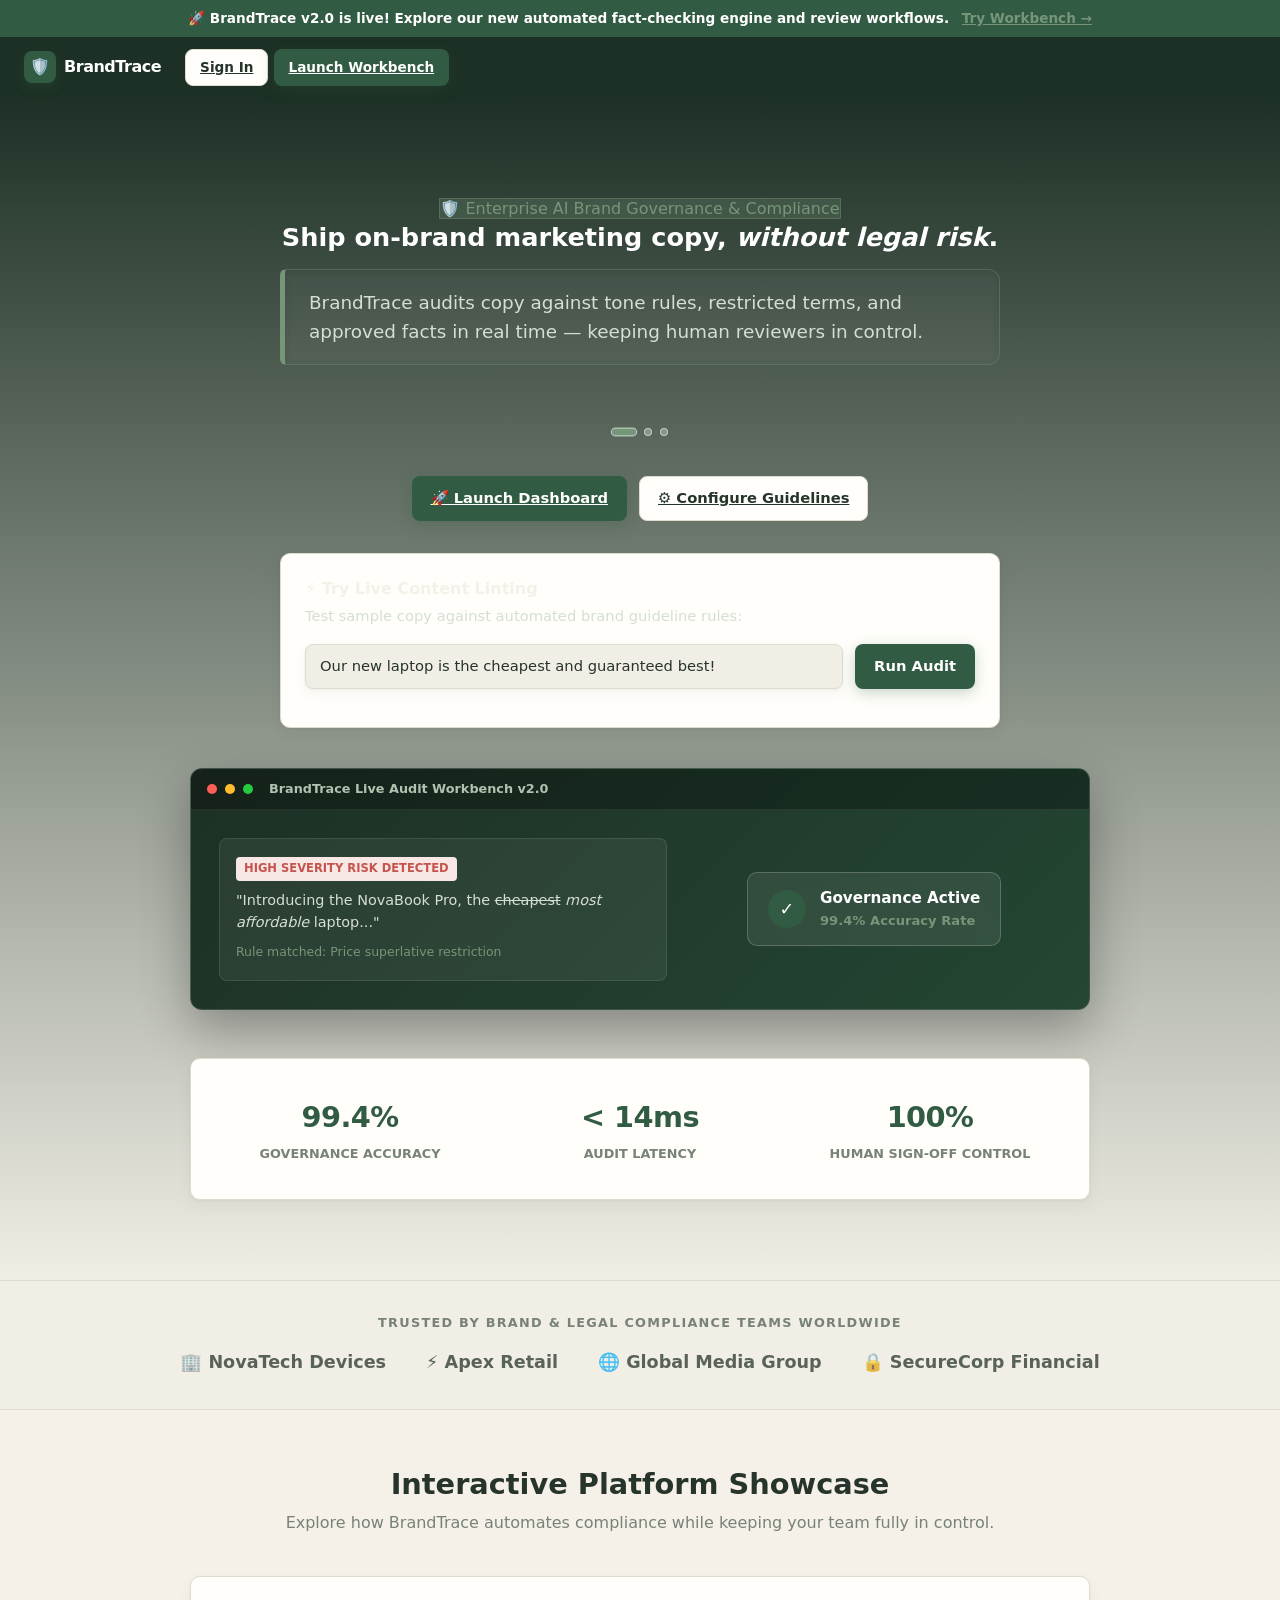
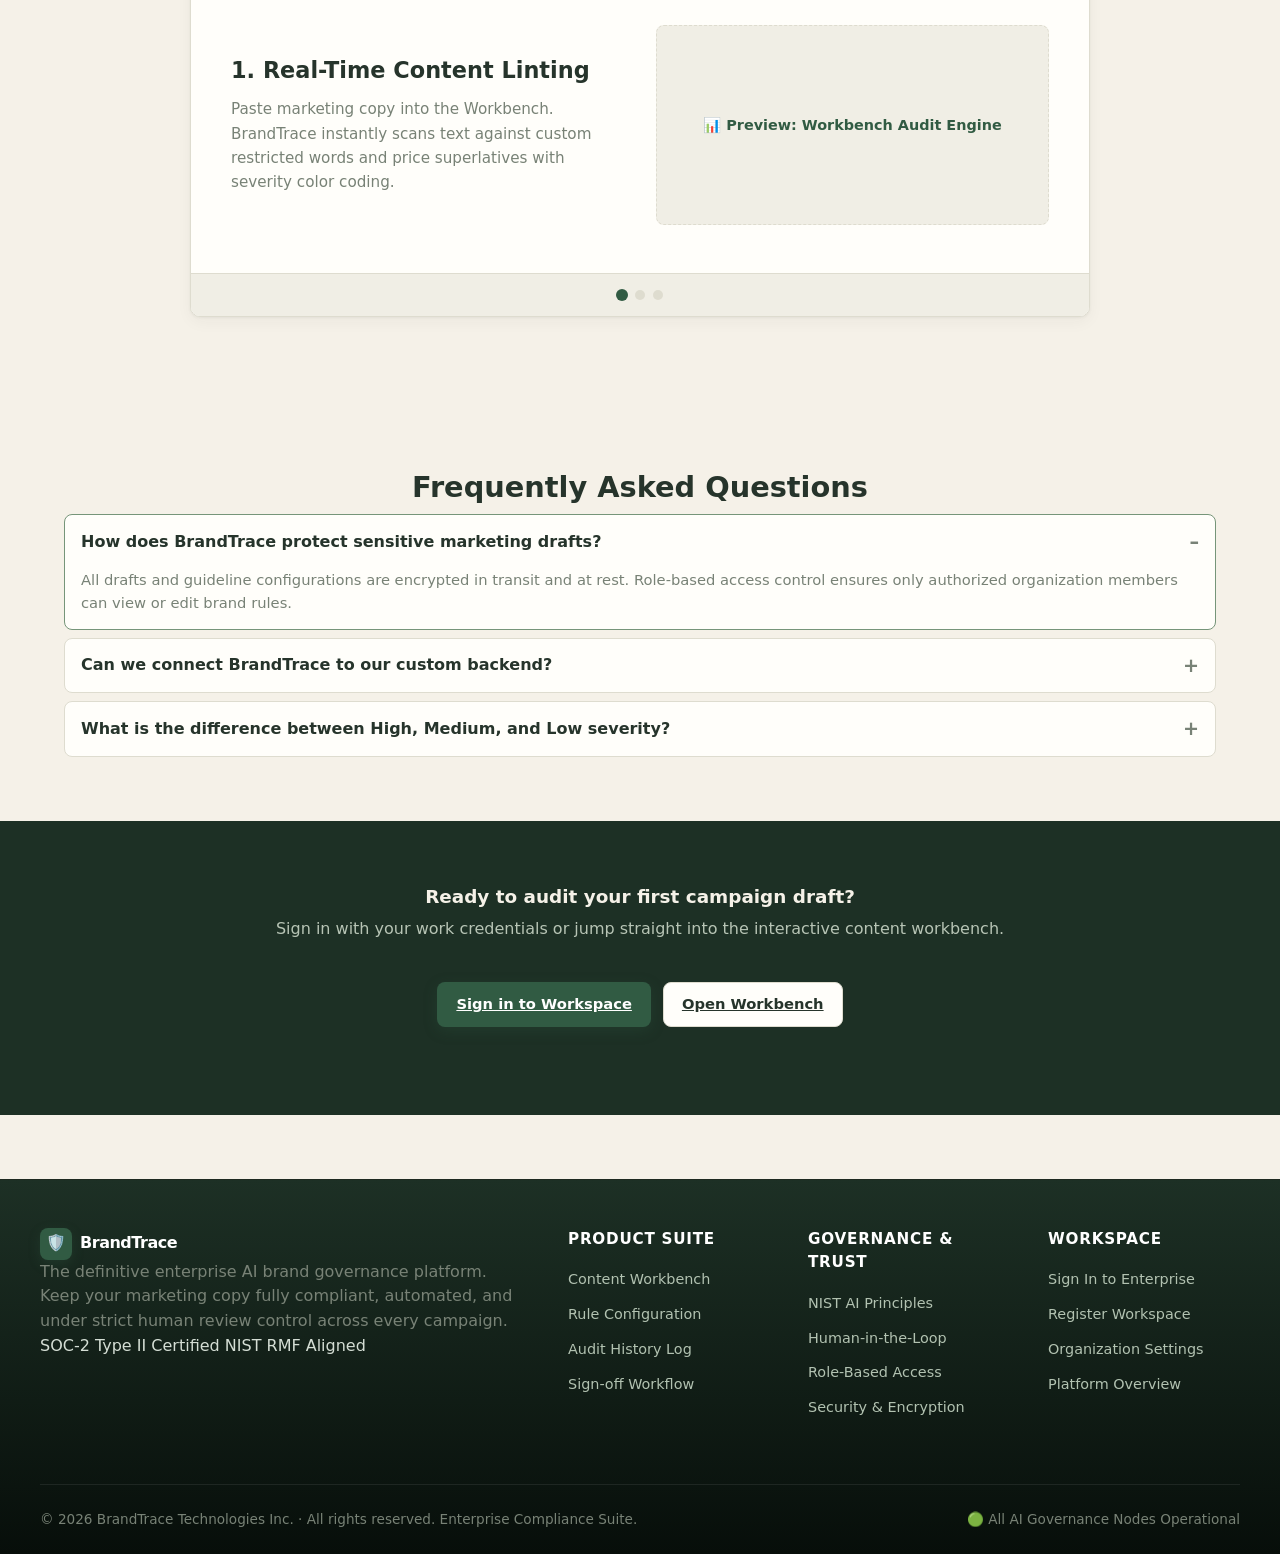
<file: frontend/index.html>
<!DOCTYPE html>
<html lang="en">
<head>
  <meta charset="UTF-8">
  <meta name="viewport" content="width=device-width, initial-scale=1">
  <title>BrandTrace – Enterprise AI Brand Governance & Compliance</title>
  <link rel="stylesheet" href="css/variables.css">
  <link rel="stylesheet" href="css/main.css">
  <script>
    document.documentElement.dataset.theme = localStorage.getItem("brandtrace.theme") || (matchMedia("(prefers-color-scheme: dark)").matches ? "dark" : "light");
  </script>
</head>
<body data-page="landing">

  <!-- 1. Announcement Bar -->
  <div class="announcement-bar">
    <span>🚀 BrandTrace v2.0 is live! Explore our new automated fact-checking engine and review workflows.</span>
    <a href="content_analysis.html">Try Workbench →</a>
  </div>

  <!-- 2. Navigation / Header -->
  <header class="site-header landing-header">
    <div class="header-inner landing-header-inner">
      <a class="brand-logo-mark" href="index.html">
        <div class="logo-icon">🛡️</div>
        <span>Brand<strong>Trace</strong></span>
      </a>
      <div class="landing-nav-actions">
        <a class="btn btn-secondary btn-sm landing-signin-btn" href="auth.html">Sign In</a>
        <a class="btn btn-primary btn-sm" href="content_analysis.html">Launch Workbench</a>
      </div>
    </div>
  </header>
  
  <!-- 3. Hero Section & Sliding Hero Showcase -->
  <!-- 3. Hero Section & Integrated Showcase -->
  <section class="landing-hero">
    
    <!-- Dynamic 2-Column Hero Grid -->
    <div class="hero-grid-container">
      
      <!-- Left Column: Hero Content Slider -->
      <div class="hero-left-col">
        <span class="eyebrow">🛡️ Enterprise AI Brand Governance & Compliance</span>

        <!-- Hero Content Slider with Custom Border -->
        <div class="hero-slider-card">
          <div class="hero-slider-container" id="hero-slider">
            <div class="hero-slide active" data-index="0">
              <h1>Ship on-brand marketing copy, <em>without legal risk</em>.</h1>
              <p class="hero-description">
                BrandTrace audits copy against tone rules, restricted terms, and approved facts in real time — keeping human reviewers in control.
              </p>
            </div>
            <div class="hero-slide" data-index="1" hidden>
              <h1>Automated Compliance, <em>Zero Policy Drift</em>.</h1>
              <p class="hero-description">
                Prevent costly overstatements and brand misalignments instantly before publication with custom severity tiers.
              </p>
            </div>
            <div class="hero-slide" data-index="2" hidden>
              <h1>Human Reviewer <em>Ultimate Control</em>.</h1>
              <p class="hero-description">
                Approve or reject context-aware suggestions with a single click while maintaining complete audit transparency.
              </p>
            </div>
          </div>

          <!-- Hero Slider Navigation Dots -->
          <div class="hero-slider-dots">
            <button class="hero-dot active" data-slide="0" aria-label="Hero slide 1"></button>
            <button class="hero-dot" data-slide="1" aria-label="Hero slide 2"></button>
            <button class="hero-dot" data-slide="2" aria-label="Hero slide 3"></button>
          </div>
        </div>

        <div class="hero-cta">
          <a class="btn btn-primary btn-lg" href="auth.html">🚀 Launch Dashboard</a>
          <a class="btn btn-secondary btn-lg" href="guidelines.html">⚙️ Configure Guidelines</a>
        </div>
      </div>

      <!-- Right Column: Micro Linting Test Widget -->
      <div class="hero-right-col">
        <div class="card landing-micro-widget">
          <h3>⚡ Try Live Content Linting</h3>
          <p class="micro-widget-sub">Test sample copy against automated brand guideline rules:</p>
          <div class="micro-widget-row">
            <input id="hero-test-input" class="field" type="text" value="Our new laptop is the cheapest and guaranteed best!">
            <button id="hero-test-btn" class="btn btn-primary" type="button">Run Audit</button>
          </div>
          <div id="hero-test-result" class="micro-widget-result" aria-live="polite"></div>
        </div>
      </div>

    </div>

    <!-- Glassmorphic Mockup Illustration -->
    <div class="hero-banner-visual">
      <div class="banner-header-bar">
        <div class="banner-dot red"></div>
        <div class="banner-dot yellow"></div>
        <div class="banner-dot green"></div>
        <span class="banner-title">BrandTrace Live Audit Workbench v2.0</span>
      </div>
      <div class="banner-body">
        <div class="banner-mock-card">
          <div class="banner-tag danger">High Severity Risk Detected</div>
          <p class="banner-code">"Introducing the NovaBook Pro, the <s>cheapest</s> <em>most affordable</em> laptop..."</p>
          <small class="banner-hint">Rule matched: Price superlative restriction</small>
        </div>
        <div class="glass-svg-card">
          <div class="svg-status-card">
            <div class="status-icon-circle">✓</div>
            <div class="status-meta">
              <span class="status-title">Governance Active</span>
              <span class="status-sub">99.4% Accuracy Rate</span>
            </div>
          </div>
        </div>
      </div>
    </div>

    <!-- Integrated Metrics Strip -->
    <div class="metrics-ticker">
      <div class="metric-item">
        <div class="val">99.4%</div>
        <div class="lbl">Governance Accuracy</div>
      </div>
      <div class="metric-item">
        <div class="val">&lt; 14ms</div>
        <div class="lbl">Audit Latency</div>
      </div>
      <div class="metric-item">
        <div class="val">100%</div>
        <div class="lbl">Human Sign-off Control</div>
      </div>
    </div>

  </section>

  <!-- 4. Trust Indicators -->
  <section class="trust-section">
    <p class="trust-label">Trusted by Brand &amp; Legal Compliance Teams Worldwide</p>
    <div class="trust-logos">
      <span>🏢 NovaTech Devices</span>
      <span>⚡ Apex Retail</span>
      <span>🌐 Global Media Group</span>
      <span>🔒 SecureCorp Financial</span>
    </div>
  </section>

  <!-- 5. Interactive Platform Showcase Carousel -->
  <section class="section showcase-section">
    <h2>Interactive Platform Showcase</h2>
    <p class="sub">Explore how BrandTrace automates compliance while keeping your team fully in control.</p>
    
    <div class="carousel-wrapper">
      <div class="carousel-track-container">
        <div class="carousel-track" id="feature-carousel">
          
          <div class="carousel-slide">
            <div class="carousel-slide-content">
              <h3>1. Real-Time Content Linting</h3>
              <p>Paste marketing copy into the Workbench. BrandTrace instantly scans text against custom restricted words and price superlatives with severity color coding.</p>
            </div>
            <div class="carousel-slide-visual">📊 Preview: Workbench Audit Engine</div>
          </div>

          <div class="carousel-slide">
            <div class="carousel-slide-content">
              <h3>2. Automated Fact Verification</h3>
              <p>Compare technical specs and product claims against approved factual databases to prevent costly overstatement errors before shipping.</p>
            </div>
            <div class="carousel-slide-visual">📐 Preview: Fact Mismatch Detector</div>
          </div>

          <div class="carousel-slide">
            <div class="carousel-slide-content">
              <h3>3. Human-in-the-Loop Sign-off</h3>
              <p>Nothing changes automatically. Reviewers retain absolute control, accepting purpose-preserving edits or rejecting warnings with a single click.</p>
            </div>
            <div class="carousel-slide-visual">👥 Preview: Review Approval Workflow</div>
          </div>

        </div>
      </div>
      <div class="carousel-nav">
        <button class="carousel-dot active" data-slide="0" aria-label="Slide 1"></button>
        <button class="carousel-dot" data-slide="1" aria-label="Slide 2"></button>
        <button class="carousel-dot" data-slide="2" aria-label="Slide 3"></button>
      </div>
    </div>
  </section>

  <!-- 6. FAQ Section -->
  <section class="section faq-section">
    <h2 class="faq-title">Frequently Asked Questions</h2>
    <details class="acc" open>
      <summary>How does BrandTrace protect sensitive marketing drafts?</summary>
      <div class="acc-body">
        All drafts and guideline configurations are encrypted in transit and at rest. Role-based access control ensures only authorized organization members can view or edit brand rules.
      </div>
    </details>
    <details class="acc">
      <summary>Can we connect BrandTrace to our custom backend?</summary>
      <div class="acc-body">
        Yes! BrandTrace is fully integrated with a Flask backend supporting JWT authentication, SQLite storage, and modular REST endpoints for analysis, guidelines, and history.
      </div>
    </details>
    <details class="acc">
      <summary>What is the difference between High, Medium, and Low severity?</summary>
      <div class="acc-body">
        High severity flags legal or factual risks that block unreviewed publishing. Medium covers policy-adjacent wording, and Low addresses tone and style adjustments.
      </div>
    </details>
  </section>

  <!-- 7. Final CTA -->
  <section class="cta-band">
    <h2>Ready to audit your first campaign draft?</h2>
    <p>Sign in with your work credentials or jump straight into the interactive content workbench.</p>
    <div class="hero-cta">
      <a class="btn btn-primary btn-lg" href="auth.html">Sign in to Workspace</a>
      <a class="btn btn-secondary btn-lg" href="content_analysis.html">Open Workbench</a>
    </div>
  </section>

  <!-- 8. Footer (Unified Enterprise Mega-Footer) -->
  <footer class="enterprise-footer">
    <div class="footer-grid">
      <div class="footer-col">
        <a class="brand-logo-mark footer-logo" href="index.html">
          <div class="logo-icon">🛡️</div>
          <span>Brand<strong>Trace</strong></span>
        </a>
        <p class="footer-desc">
          The definitive enterprise AI brand governance platform. Keep your marketing copy fully compliant, automated, and under strict human review control across every campaign.
        </p>
        <div class="footer-badges">
          <span class="cert-badge">SOC-2 Type II Certified</span>
          <span class="cert-badge">NIST RMF Aligned</span>
        </div>
      </div>
      <div class="footer-col">
        <h4>Product Suite</h4>
        <ul>
          <li><a href="content_analysis.html">Content Workbench</a></li>
          <li><a href="guidelines.html">Rule Configuration</a></li>
          <li><a href="history.html">Audit History Log</a></li>
          <li><a href="approvals.html">Sign-off Workflow</a></li>
        </ul>
      </div>
      <div class="footer-col">
        <h4>Governance &amp; Trust</h4>
        <ul>
          <li><a href="about.html">NIST AI Principles</a></li>
          <li><a href="about.html">Human-in-the-Loop</a></li>
          <li><a href="settings.html">Role-Based Access</a></li>
          <li><a href="settings.html">Security &amp; Encryption</a></li>
        </ul>
      </div>
      <div class="footer-col">
        <h4>Workspace</h4>
        <ul>
          <li><a href="auth.html">Sign In to Enterprise</a></li>
          <li><a href="auth.html">Register Workspace</a></li>
          <li><a href="settings.html">Organization Settings</a></li>
          <li><a href="index.html">Platform Overview</a></li>
        </ul>
      </div>
    </div>
    <div class="footer-bottom">
      <span>© 2026 BrandTrace Technologies Inc. · All rights reserved. Enterprise Compliance Suite.</span>
      <span class="status-indicator">🟢 All AI Governance Nodes Operational</span>
    </div>
  </footer>
  
  <script src="js/index.js"></script>
</body>
</html>
</file>
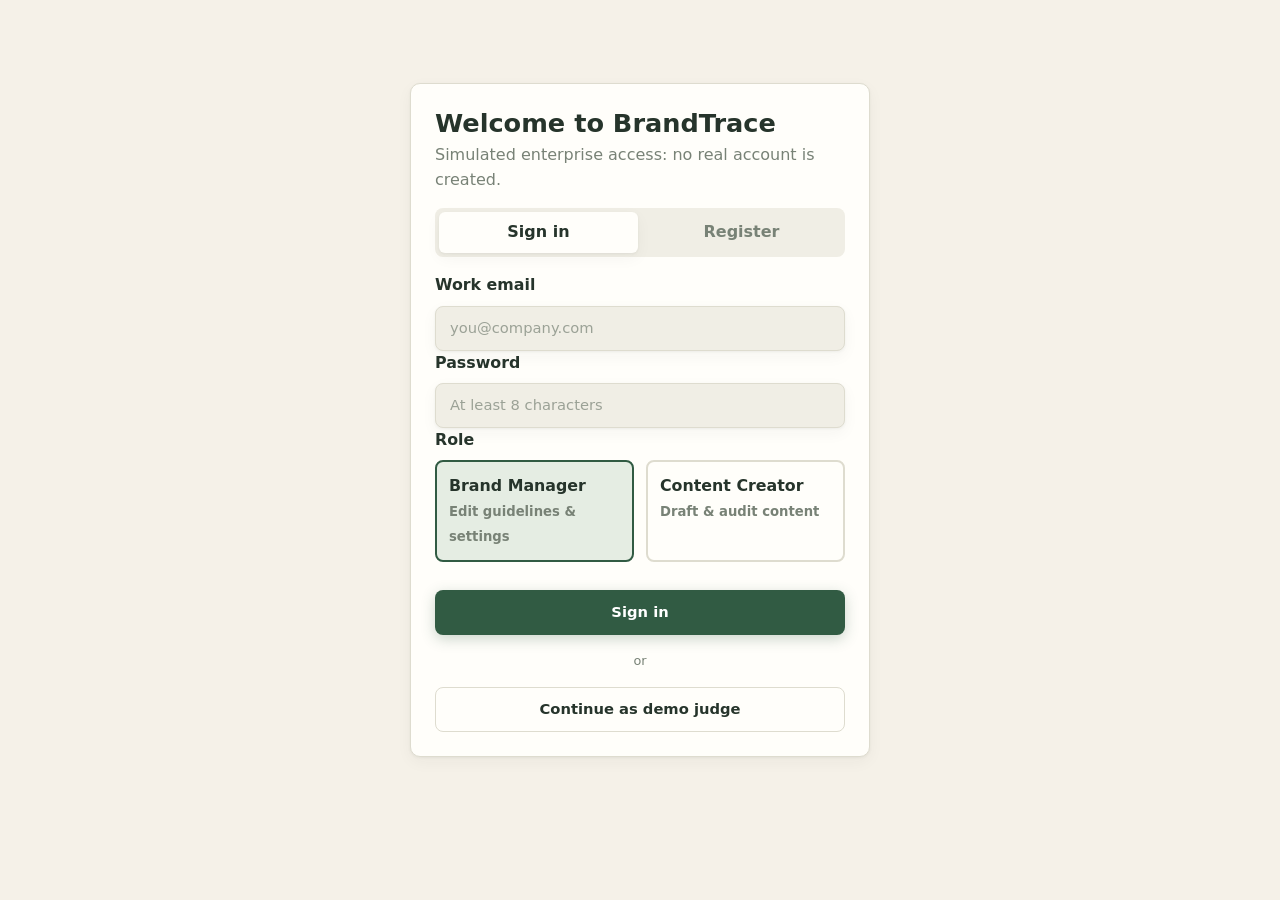
<file: frontend/about.html>
<!DOCTYPE html>
<html lang="en">

<head>
  <meta charset="UTF-8">
  <meta name="viewport" content="width=device-width, initial-scale=1">
  <title>BrandTrace – About &amp; Governance</title>
  <link rel="stylesheet" href="css/variables.css">
  <link rel="stylesheet" href="css/main.css">
  <script>
    document.documentElement.dataset.theme = localStorage.getItem("brandtrace.theme") || (matchMedia("(prefers-color-scheme: dark)").matches ? "dark" : "light");
  </script>
</head>

<body data-page="about">
  <main class="container">
    <div class="page-head">
      <h1>About BrandTrace &amp; Governance</h1>
      <p>An AI-powered brand governance platform that keeps humans in control of every decision.</p>
    </div>

    <!-- System Health & API Status Widget -->
    <section class="card" style="margin-bottom: 24px;">
      <div class="panel-title">
        <h2>🟢 System Health &amp; Model Status</h2>
        <span id="about-health-badge" class="badge neutral">Checking API...</span>
      </div>
      <p id="about-health-details" style="font-size: 0.9rem; color: var(--muted);">Pinging backend endpoint at /api/health for latency and node status...</p>
    </section>

    <section class="card">
      <h2>How it works</h2>
      <div class="steps">
        <div class="step">
          <div class="num">1</div>
          <h3>Configure</h3>
          <p>Brand managers define tone, restricted words, and approved product facts.</p>
        </div>
        <div class="step">
          <div class="num">2</div>
          <h3>Audit</h3>
          <p>Draft content is analysed against the rules. Each issue gets a severity, an explanation, and a purpose-preserving edit.</p>
        </div>
        <div class="step">
          <div class="num">3</div>
          <h3>Human Review</h3>
          <p>A person accepts or rejects every suggestion. Nothing changes without explicit approval.</p>
        </div>
      </div>
    </section>

    <!-- NIST AI RMF Alignment Card -->
    <section class="card" style="margin-top:24px">
      <h2 style="margin-bottom:16px">Responsible design principles <span class="badge neutral">NIST AI RMF-aligned</span></h2>
      <div class="principles">
        <div class="principle">
          <h3>Govern</h3>
          <p>Guidelines are owned and editable by accountable brand managers, not hidden in model prompts.</p>
        </div>
        <div class="principle">
          <h3>Map</h3>
          <p>Issues are categorised (restricted word, factual mismatch, tone) so risks are visible and scoped.</p>
        </div>
        <div class="principle">
          <h3>Measure</h3>
          <p>Severity ratings (high, medium, low) let reviewers prioritise by potential impact.</p>
        </div>
        <div class="principle">
          <h3>Manage</h3>
          <p>Human-in-the-loop approval, transparent explanations, and non-deterministic model safety controls keep the system reliable.</p>
        </div>
      </div>
    </section>
  </main>

  <script src="js/nav.js"></script>
  <script src="js/storage.js"></script>
  <script src="js/sample-data.js"></script>
  <script src="js/api.js"></script>
  <script src="js/about.js"></script>
  <script src="js/app.js"></script>
</body>
</html>
</file>
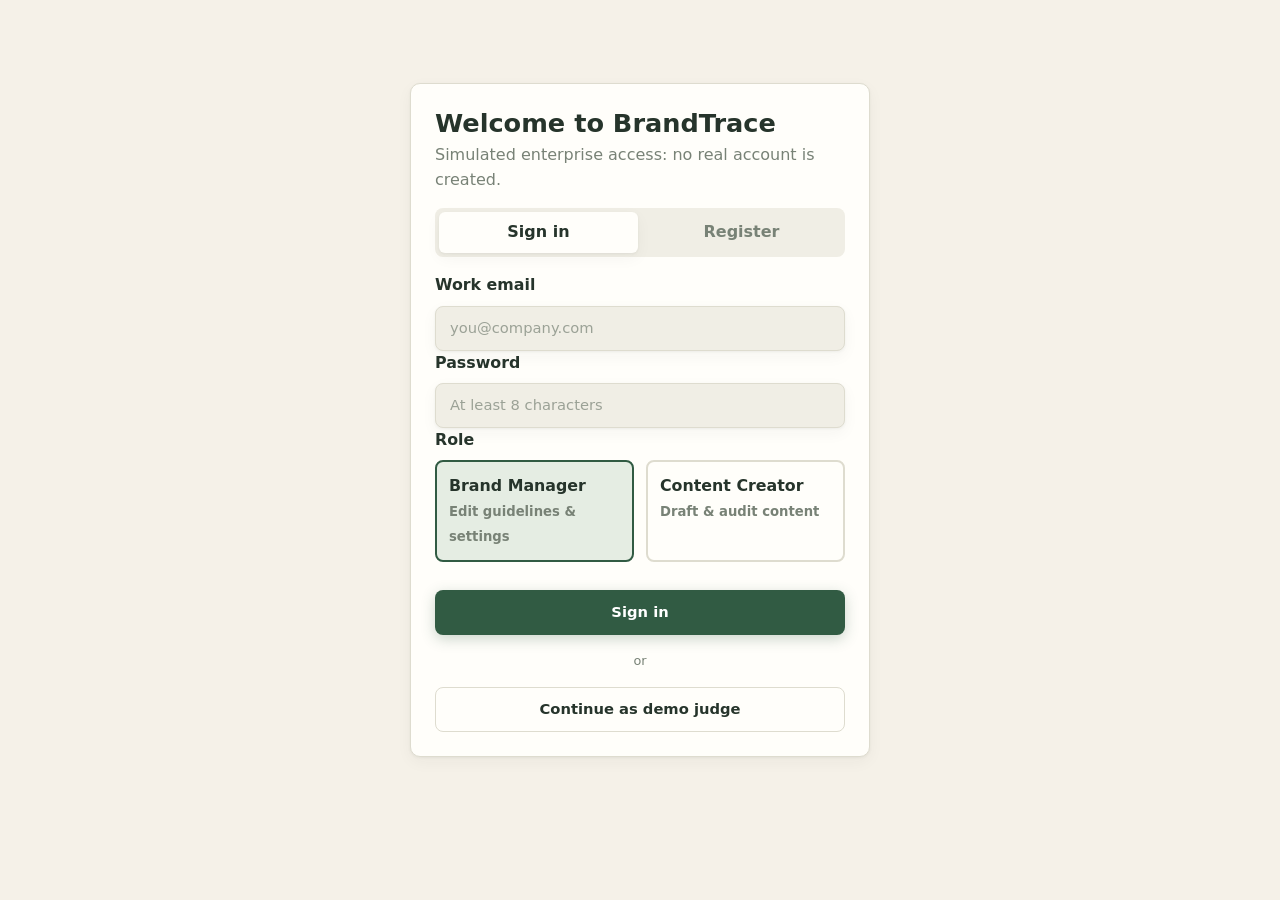
<file: frontend/approvals.html>
<!DOCTYPE html>
<html lang="en">

<head>
  <script>document.documentElement.dataset.theme = localStorage.getItem("brandtrace.theme") || (matchMedia("(prefers-color-scheme: dark)").matches ? "dark" : "light")</script>
  <meta charset="UTF-8">
  <meta name="viewport" content="width=device-width, initial-scale=1">
  <title>BrandTrace – Review Approval Workflow</title>
  <link rel="stylesheet" href="css/variables.css">
  <link rel="stylesheet" href="css/main.css">
</head>

<body data-page="approvals">
  <main class="container">
    <div class="page-head">
      <h1>Review Approval Workflow</h1>
      <p>Sign off on high-severity content warnings or reject non-compliant marketing copy before publication.</p>
    </div>

    <!-- Summary Counts -->
    <div class="stats-row">
      <div class="stat">
        <div class="value" id="appr-pending">0</div>
        <div class="name">Pending Sign-off</div>
      </div>
      <div class="stat ok">
        <div class="value" id="appr-signed">0</div>
        <div class="name">Approved Reviews</div>
      </div>
      <div class="stat danger">
        <div class="value" id="appr-rejected">0</div>
        <div class="name">Rejected Reviews</div>
      </div>
    </div>

    <!-- Approvals Queue Card -->
    <section class="card">
      <div class="panel-title" style="margin-bottom: 16px;">
        <h2>🛡️ Pending Approvals Queue</h2>
        <button id="refresh-approvals-btn" class="btn btn-secondary btn-sm" type="button">🔄 Refresh Queue</button>
      </div>

      <div id="approvals-container" class="results">
        <div class="empty-state">
          <div class="icon">⏳</div>
          <h3>Loading approvals queue...</h3>
          <p>Fetching items awaiting governance sign-off.</p>
        </div>
      </div>
    </section>
  </main>

  <script src="js/nav.js"></script>
  <script src="js/utils.js"></script>
  <script src="js/storage.js"></script>
  <script src="js/api.js"></script>
  <script src="js/approvals.js"></script>
</body>

</html>
</file>
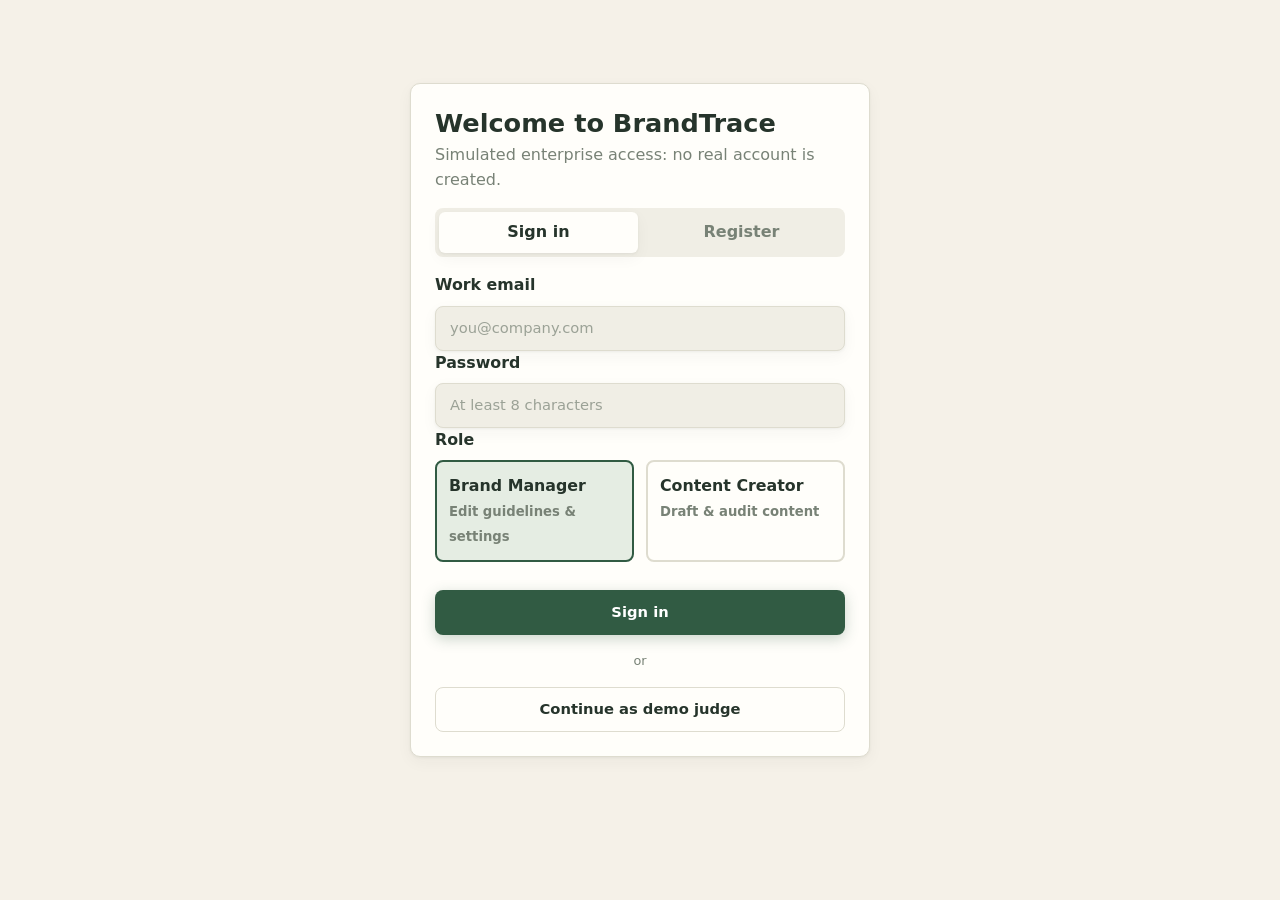
<file: frontend/auth.html>
<!DOCTYPE html>
<html lang="en">

<head>
  <script>document.documentElement.dataset.theme = localStorage.getItem("brandtrace.theme") || (matchMedia("(prefers-color-scheme: dark)").matches ? "dark" : "light")</script>
  <meta charset="UTF-8">
  <meta name="viewport" content="width=device-width, initial-scale=1">
  <title>BrandTrace – Sign in</title>
  <link rel="stylesheet" href="css/variables.css">
  <link rel="stylesheet" href="css/main.css">
</head>

<body data-page="auth">
  <main class="auth-wrap">
    <div class="card auth-card">
      <h1>Welcome to BrandTrace</h1>
      <p>Simulated enterprise access: no real account is created.</p>
      <div class="tabs">
        <button type="button" data-mode="login" class="active">Sign in</button>
        <button type="button" data-mode="register">Register</button>
      </div>
      <form id="auth-form" novalidate>
        <div class="form-group" id="name-group" style="display: none;">
          <label for="name">Full name</label>
          <input id="name" class="field" type="text" placeholder="Priya Sharma">
        </div>
        <div class="form-group">
          <label for="email">Work email</label>
          <input id="email" class="field" type="email" placeholder="you@company.com" required>
        </div>
        <div class="form-group">
          <label for="password">Password</label>
          <input id="password" class="field" type="password" placeholder="At least 8 characters" required>
        </div>
        <div class="form-group">
          <label>Role</label>
          <div class="role-grid">
            <label class="role-card"><input type="radio" name="role" value="Brand Manager" checked><strong>Brand
                Manager</strong><small>Edit guidelines &amp; settings</small></label>
            <label class="role-card"><input type="radio" name="role" value="Content Creator"><strong>Content
                Creator</strong><small>Draft &amp; audit content</small></label>
          </div>
        </div>
        <div id="auth-error" class="error-msg" role="alert"></div>
        <button id="auth-submit" class="btn btn-primary btn-lg" style="width:100%;justify-content:center"
          type="submit">Sign in</button>
      </form>
      <div class="divider">or</div>
      <button id="guest-btn" class="btn btn-secondary" style="width:100%;justify-content:center" type="button">Continue
        as demo judge</button>
    </div>
  </main>
  <script src="js/nav.js"></script>
  <script src="js/auth.js"></script>
</body>

</html>
</file>
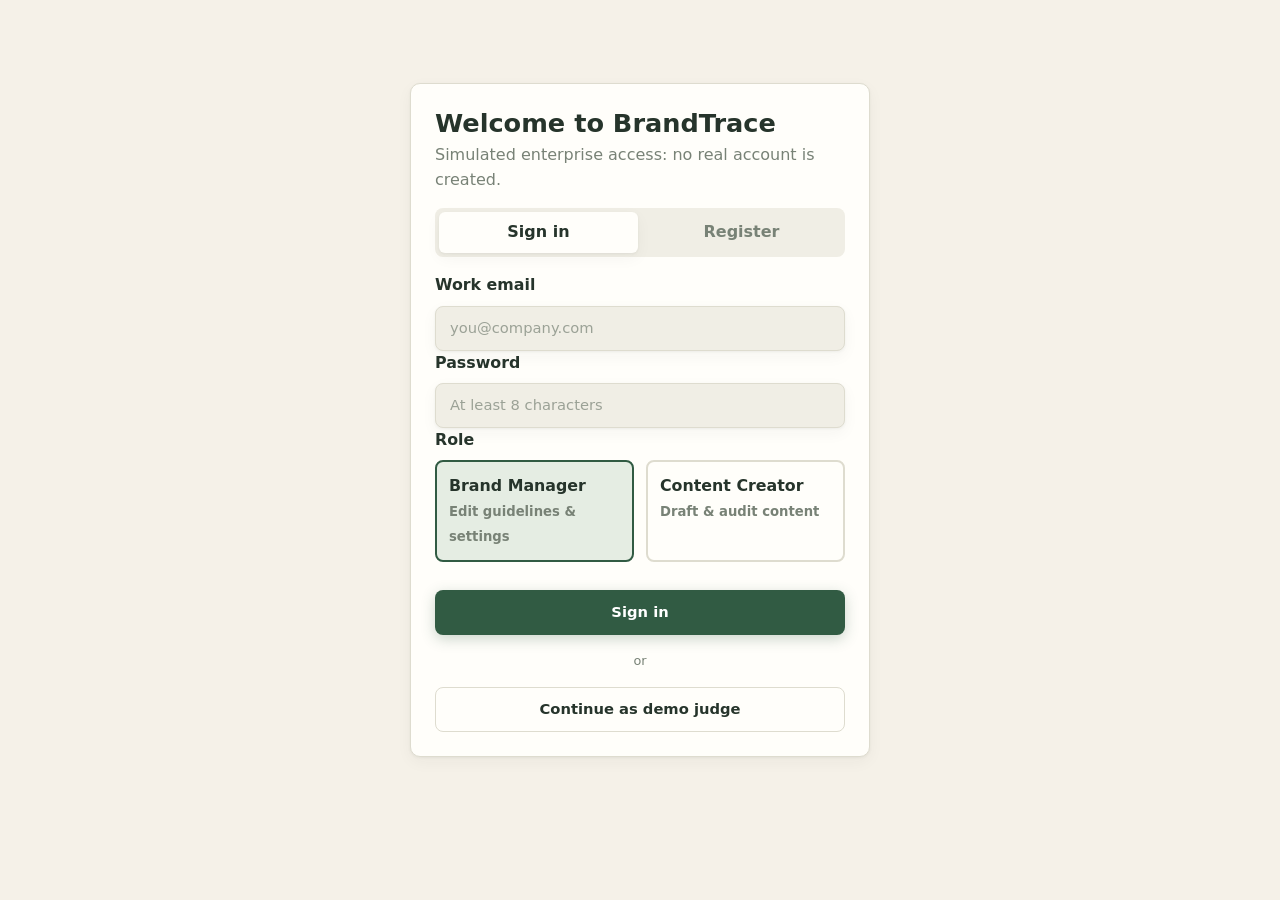
<file: frontend/content_analysis.html>
<!DOCTYPE html>
<html lang="en">

<head>
    <script>document.documentElement.dataset.theme = localStorage.getItem("brandtrace.theme") || (matchMedia("(prefers-color-scheme: dark)").matches ? "dark" : "light")</script>
    <meta charset="UTF-8">
    <meta name="viewport" content="width=device-width, initial-scale=1">
    <title>BrandTrace – Content Analysis Workbench</title>
    <link rel="stylesheet" href="css/variables.css">
    <link rel="stylesheet" href="css/main.css">
    <link rel="stylesheet" href="css/components/02-rewriter.css">

</head>

<body data-page="workbench">
    <main class="container">
        <div class="page-head">
            <h1>Content Analysis Workbench</h1>
            <p>Draft your copy, audit it against your brand guidelines, and review every suggestion before it ships.</p>
        </div>

        <!-- Stats Row with Compliance Score Widget -->
        <div class="stats-row">
            <div class="stat">
                <div class="value" id="st-total">0</div>
                <div class="name">Issues found</div>
            </div>
            <div class="stat danger">
                <div class="value" id="st-high">0</div>
                <div class="name">High severity open</div>
            </div>
            <div class="stat ok">
                <div class="value" id="st-score">100.0 / 100</div>
                <div class="name">Compliance Score</div>
                <div class="score-progress-track">
                    <div id="score-bar" class="score-progress-fill score-fill-high"></div>
                </div>
            </div>
            <div class="stat brand">
                <div class="value" id="st-rules">0</div>
                <div class="name">Active guideline rules</div>
            </div>
        </div>

        <div class="workbench">
            <section class="card">
                <div class="panel-title">
                    <h2>📝 Draft Copy</h2>
                    <button id="sample-btn" class="btn btn-secondary btn-sm" type="button">
                        Load NovaBook sample
                    </button>
                </div>

                <!-- Synchronized Editor Wrapper for Highlighting Overlay -->
                <div class="editor-container">
                    <div id="editor-backdrop" class="editor-backdrop" aria-hidden="true"></div>
                    <textarea id="editor" class="editor" placeholder="Paste your marketing copy here…"
                        aria-label="Draft copy"></textarea>
                </div>

                <div class="field-meta">
                    <span id="save-status"></span>
                    <span id="char-count">0 / 5000</span>
                </div>

                <div class="editor-actions">
                    <button id="analyse-btn" class="btn btn-primary" type="button">
                        🔍 Analyse Content
                    </button>
                    <button id="clear-btn" class="btn btn-secondary" type="button">
                        Clear
                    </button>
                    <button id="rewrite-btn" class="btn btn-primary" type="button" disabled>
                        ✨ Generate AI Rewrites
                    </button>
                    <button id="rewrite-reopen" class="btn btn-secondary" type="button" hidden>
                        View rewrites
                    </button>
                </div>
            </section>

            <section class="card">
                <div class="panel-title">
                    <h2>🛡️ Audit Results</h2>
                </div>

                <!-- Results container housing summary & violation cards container -->
                <div id="results" class="results" aria-live="polite">
                    <div class="empty-state">
                        <div class="icon">🛡️</div>
                        <h3>No audit yet</h3>
                        <p>Paste your draft or try a quick sample below to test governance rules:</p>
                        <div class="editor-actions" style="justify-content: center; margin-top: 16px;">
                            <button type="button" class="btn btn-secondary btn-sm"
                                onclick="loadSamplePreset('social')">📱 Social Media Caption</button>
                            <button type="button" class="btn btn-secondary btn-sm"
                                onclick="loadSamplePreset('release')">🚀 Product Release Note</button>
                        </div>
                    </div>
                </div>
            </section>
        </div>

        <div class="insight-grid">
            <section>
                <h2 style="margin-bottom:12px">Reviewer guide</h2>
                <details class="acc" open>
                    <summary>How severity is assigned</summary>
                    <div class="acc-body"><b>High</b> issues are factual errors or restricted claims. <b>Medium</b>
                        issues are policy-adjacent wording. <b>Low</b> issues are tone and style.</div>
                </details>
                <details class="acc">
                    <summary>What Accept and Reject do</summary>
                    <div class="acc-body">Accept replaces the flagged text in your draft with the suggested edit. Reject
                        dismisses the warning and leaves your text unchanged.</div>
                </details>
                <details class="acc">
                    <summary>Is my draft saved?</summary>
                    <div class="acc-body">Yes. Your draft and review progress autosave in this browser, so a refresh
                        never loses work.</div>
                </details>
                <details class="acc">
                    <summary>Keyboard shortcuts</summary>
                    <div class="acc-body">Press <b>Ctrl/⌘ + Enter</b> inside the editor to run an analysis.</div>
                </details>
            </section>
            <section class="card">
                <div class="panel-title">
                    <h2>📋 Active rules</h2><span class="badge neutral">from Guidelines</span>
                </div>
                <div id="rules-snapshot"></div>
            </section>
        </div>
    </main>
    <div id="rewrite-scrim" class="rewrite-scrim" hidden></div>
    <aside id="rewrite-drawer" class="rewrite-drawer" aria-label="Smart Rewrites">
        <div class="rewrite-drawer-head">
            <h2>Smart Rewrites</h2>
            <button id="rewrite-close" class="btn btn-secondary btn-sm" type="button"
                aria-label="Close rewrites">✕</button>
        </div>
        <div class="rewrite-drawer-body">
            <div id="rewrite-summary"></div>
            <div id="rewrite-list" aria-live="polite"></div>
        </div>
    </aside>
    <script src="js/nav.js"></script>
    <script src="js/utils.js"></script>
    <script src="js/storage.js"></script>
    <script src="js/sample-data.js"></script>
    <script src="js/api.js"></script>
    <script src="js/app.js"></script>
    <script src="js/controllers/workbench.js"></script>
    <script src="js/controllers/rewriter-editor.js"></script>
    <script src="js/controllers/rewriter-view.js"></script>
    <script src="js/controllers/rewriter.js"></script>
</body>

</html>
</file>
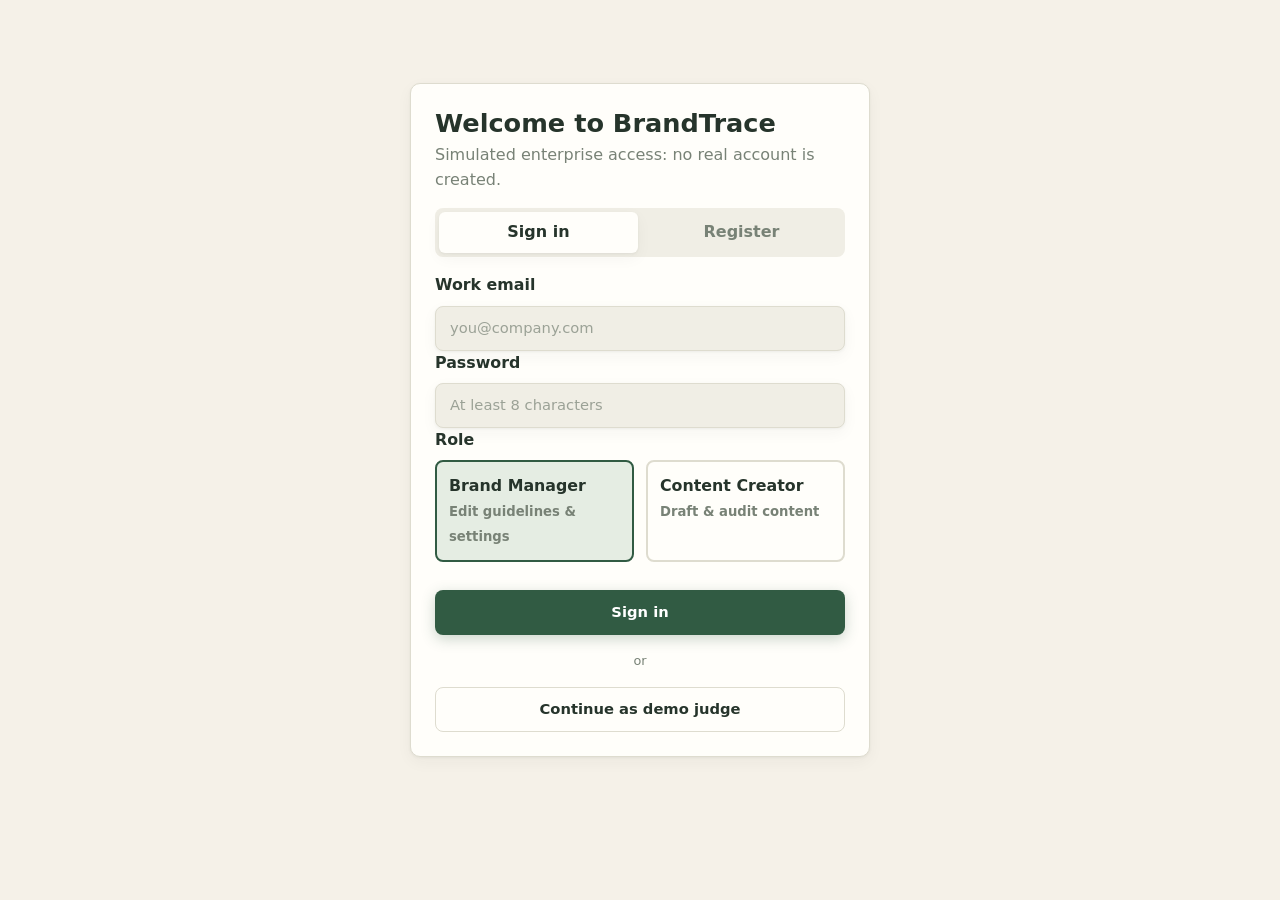
<file: frontend/dashboard.html>
<!DOCTYPE html>
<html lang="en">

<head>
  <meta charset="UTF-8">
  <meta name="viewport" content="width=device-width, initial-scale=1">
  <title>BrandTrace – Dashboard</title>
  <link rel="stylesheet" href="css/variables.css">
  <link rel="stylesheet" href="css/main.css">
  <script>
    document.documentElement.dataset.theme = localStorage.getItem("brandtrace.theme") || (matchMedia("(prefers-color-scheme: dark)").matches ? "dark" : "light");
  </script>
</head>

<body data-page="dashboard">
  <main class="container">
    <div class="page-head">
      <h1 id="dash-title">Dashboard</h1>
      <p>Where your brand reviews stand right now, and what needs a decision.</p>
    </div>

    <!-- Filled by dashboard.js when something needs attention (offline, no guidelines) -->
    <div id="dash-notice"></div>

    <div class="stats-row">
      <div class="stat">
        <div class="value" id="dash-total">–</div>
        <div class="name">Total audits</div>
      </div>
      <div class="stat danger">
        <div class="value" id="dash-attention">–</div>
        <div class="name">Awaiting a decision</div>
      </div>
      <div class="stat ok">
        <div class="value" id="dash-approved">–</div>
        <div class="name">Approved</div>
      </div>
      <div class="stat brand">
        <div class="value" id="dash-rejected">–</div>
        <div class="name">Rejected</div>
      </div>
    </div>

    <section class="card">
      <div class="panel-title" style="margin-bottom: 16px; flex-wrap: wrap; gap: 12px;">
        <h2>Recent audits</h2>
        <div style="display: flex; gap: 10px; flex-wrap: wrap;">
          <a class="btn btn-secondary btn-sm" href="history.html">View full history</a>
          <a class="btn btn-primary btn-sm" href="content_analysis.html">Start a new audit</a>
        </div>
      </div>

      <div class="table-responsive">
        <table class="table">
          <thead>
            <tr>
              <th style="width: 10%;">ID</th>
              <th style="width: 20%;">Date</th>
              <th style="width: 40%;">Content</th>
              <th style="width: 12%;">Issues</th>
              <th style="width: 18%;">Status</th>
            </tr>
          </thead>
          <tbody id="dash-recent">
            <tr>
              <td colspan="5" style="text-align: center; padding: 32px; color: var(--muted);">Loading…</td>
            </tr>
          </tbody>
        </table>
      </div>
    </section>
  </main>

  <script src="js/nav.js"></script>
  <script src="js/utils.js"></script>
  <script src="js/api.js"></script>
  <script src="js/dashboard.js"></script>
</body>

</html>
</file>
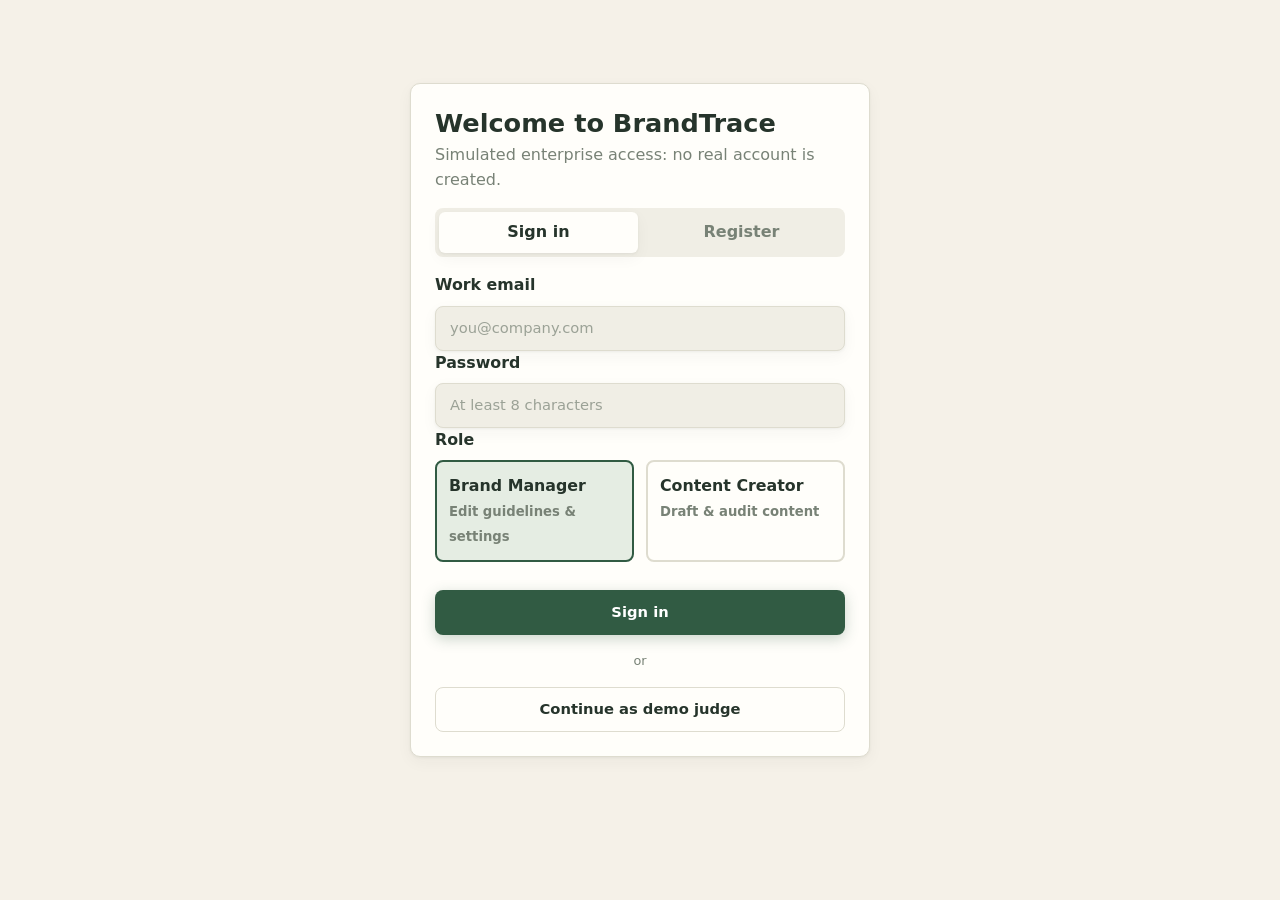
<file: frontend/guidelines.html>
<!DOCTYPE html>
<html lang="en">

<head>
  <script>
    document.documentElement.dataset.theme =
      localStorage.getItem("brandtrace.theme") ||
      (matchMedia("(prefers-color-scheme: dark)").matches ? "dark" : "light");
  </script>
  <meta charset="UTF-8">
  <meta name="viewport" content="width=device-width, initial-scale=1">
  <title>BrandTrace – Brand Guidelines</title>
  <link rel="stylesheet" href="css/variables.css">
  <link rel="stylesheet" href="css/main.css">
</head>

<body data-page="guidelines">
  <main class="container">
    <div class="page-head">
      <h1>Brand Guideline Configuration</h1>
      <p>
        Rules saved here are applied automatically on the Dashboard. Changes autosave as a draft until you click Save.
      </p>
    </div>

    <!-- Inside frontend/guidelines.html layout-2col form container -->
    <div class="layout-2col">
      <form id="guidelines-form" class="card form-card" novalidate>
        <div class="form-group">
          <label for="tone">Tone Guidelines</label>
          <div class="hint">Describe the voice your brand should use.</div>
          <textarea id="tone" class="field" placeholder="e.g. Confident, clear, and customer-friendly."></textarea>
        </div>

        <div class="form-group">
          <label for="chip-input">Restricted Words &amp; Severity Tiers</label>
          <div class="hint">
            Type a term and select its default risk level. Press Enter to add.
          </div>

          <div style="display: flex; gap: 8px; margin-bottom: 8px;">
            <input id="chip-input" class="field" type="text" placeholder="Type a word…">
            <select id="rule-severity" class="field" style="width: 140px;">
              <option value="high">High Risk</option>
              <option value="medium" selected>Medium Risk</option>
              <option value="low">Low Risk</option>
            </select>
          </div>

          <div id="chip-box" class="chip-box"></div>
        </div>

        <div class="form-group">
          <label for="specs">Approved Product Facts</label>
          <div class="hint">One per line, in the format “Subject: value”.</div>
          <textarea id="specs" class="field" placeholder="NovaBook Pro battery life: Up to 12 hours"></textarea>
        </div>

        <!-- Live Rule-Testing Sandbox Component -->
        <div class="form-group card" style="background: var(--surface-alt); margin-top: 16px;">
          <h3 style="margin-bottom: 8px;">🧪 Live Rule-Testing Sandbox</h3>
          <div class="hint">
            Type sample text below to test how your active rules evaluate it in real time:
          </div>
          <input id="sandbox-input" class="field" type="text" placeholder="e.g. This is the cheapest laptop ever..."
            style="margin-top: 8px;">
          <div id="sandbox-feedback" style="margin-top: 10px; font-size: 0.9rem; font-weight: 600;"></div>
        </div>

        <div class="editor-actions">
          <button type="submit" class="btn btn-primary">
            💾 Save Guidelines
          </button>
          <button type="button" id="reset-btn" class="btn btn-secondary">
            Restore Defaults
          </button>
          <span id="save-status" class="save-status"></span>
        </div>
      </form>

      <aside class="sticky-aside">
        <div class="card tip-card">
          <h3>💡 Writing good rules</h3>
          <p>
            Assign High severity to legal or financial superlatives to block them instantly during workbench audits.
          </p>
        </div>

        <div class="card">
          <div class="mini-stat">
            <span>Current rule set</span>
            <strong id="rule-count">0 words · 0 facts</strong>
          </div>
        </div>
      </aside>
    </div>
  </main>

  <script src="js/nav.js"></script>
  <script src="js/utils.js"></script>
  <script src="js/storage.js"></script>
  <script src="js/sample-data.js"></script>
  <script src="js/api.js"></script>
  <script src="js/app.js"></script>
  <script src="js/controllers/guidelines.js"></script>
</body>

</html>
</file>
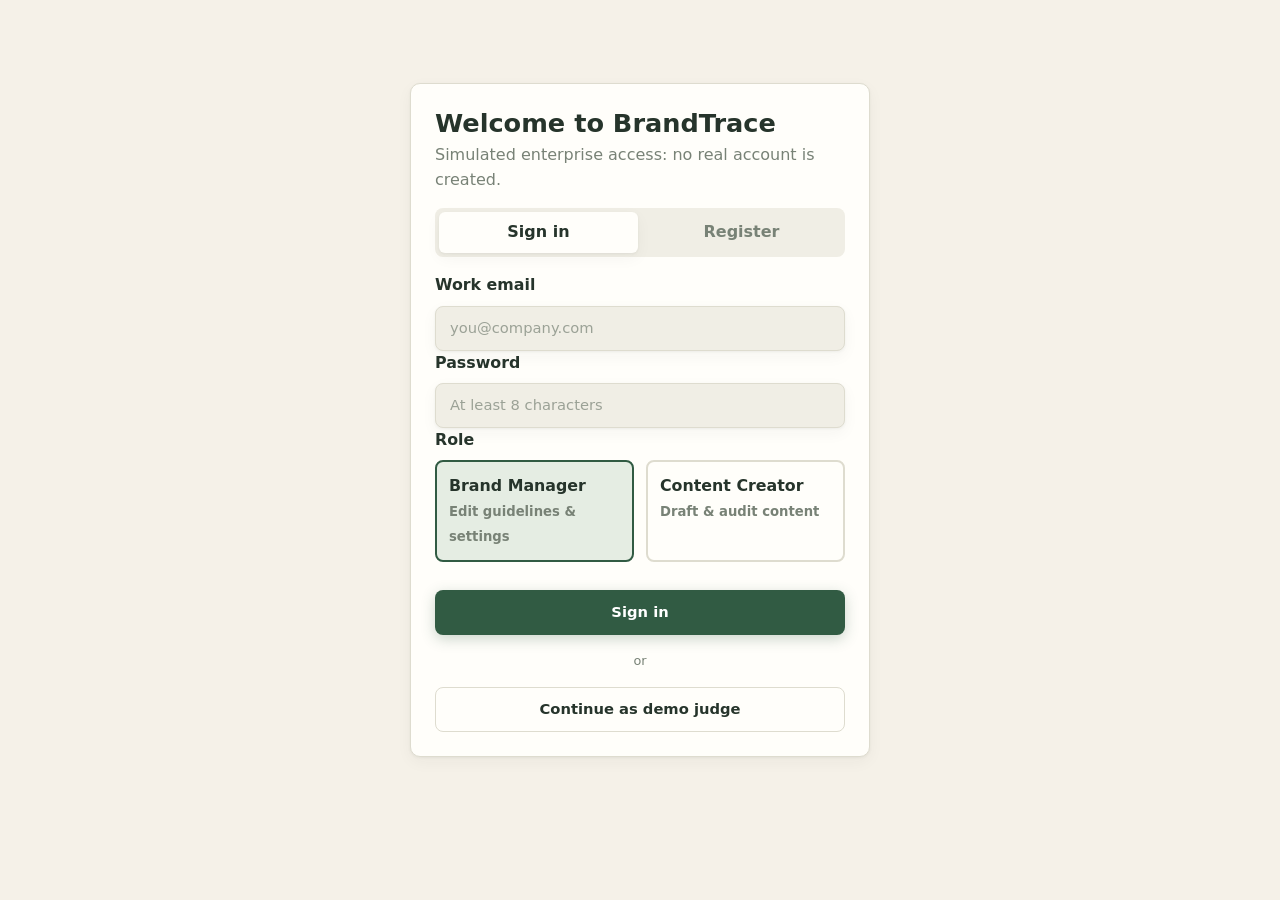
<file: frontend/history.html>
<!DOCTYPE html>
<html lang="en">

<head>
  <meta charset="UTF-8">
  <meta name="viewport" content="width=device-width, initial-scale=1">
  <title>BrandTrace – Review History</title>
  <link rel="stylesheet" href="css/variables.css">
  <link rel="stylesheet" href="css/main.css">
  <script>
    document.documentElement.dataset.theme = localStorage.getItem("brandtrace.theme") || (matchMedia("(prefers-color-scheme: dark)").matches ? "dark" : "light");
  </script>
</head>

<body data-page="history">
  <main class="container">
    <div class="page-head">
      <h1>Review History</h1>
      <p>Track historical brand compliance audits, issue counts, and human sign-off statuses.</p>
    </div>

    <!-- Summary Metrics Header -->
    <div class="stats-row">
      <div class="stat">
        <div class="value" id="hist-total">0</div>
        <div class="name">Total Audits</div>
      </div>
      <div class="stat ok">
        <div class="value" id="hist-passed">0</div>
        <div class="name">Passed</div>
      </div>
      <div class="stat danger">
        <div class="value" id="hist-attention">0</div>
        <div class="name">Needs Attention</div>
      </div>
      <div class="stat brand">
        <div class="value" id="hist-approved">0</div>
        <div class="name">Approved</div>
      </div>
    </div>

    <!-- Main History Table Container -->
    <section class="card">
      <div class="panel-title" style="margin-bottom: 16px; flex-wrap: wrap; gap: 12px;">
        <h2>📜 Audit Log</h2>
        <div style="display: flex; gap: 10px; align-items: center; flex-wrap: wrap;">
          <input id="history-search" class="field" type="text" placeholder="Search audits or IDs..." style="font-size: 0.85rem; padding: 7px 12px; width: 220px;">
          <button id="refresh-history-btn" class="btn btn-secondary btn-sm" type="button">🔄 Refresh Log</button>
        </div>
      </div>

      <div class="table-responsive">
        <table class="table history-table" id="history-table">
          <thead>
            <tr>
              <th style="width: 10%;">ID</th>
              <th style="width: 16%;">Date</th>
              <th style="width: 34%;">Content Excerpt</th>
              <th style="width: 15%;">Issues</th>
              <th style="width: 15%;">Status</th>
              <th style="width: 10%; text-align: right;">Action</th>
            </tr>
          </thead>
          <tbody id="history-tbody">
            <tr>
              <td colspan="6" style="text-align: center; padding: 32px; color: var(--muted);">Loading review history from backend...</td>
            </tr>
          </tbody>
        </table>
      </div>
    </section>

    <!-- Slide-Over Inspection Modal Backdrop & Container -->
    <div id="history-slide-over" class="slide-over-backdrop" hidden>
      <div class="slide-over-panel">
        <div class="slide-over-header">
          <h3 id="drawer-title">Audit Review Details</h3>
          <button id="drawer-close-btn" class="icon-btn" type="button">✕</button>
        </div>
        <div id="drawer-content" class="slide-over-body">
          <!-- Populated dynamically -->
        </div>
      </div>
    </div>
  </main>

  <script src="js/nav.js"></script>
  <script src="js/utils.js"></script>
  <script src="js/storage.js"></script>
  <script src="js/sample-data.js"></script>
  <script src="js/api.js"></script>
  <script src="js/history.js"></script>
</body>
</html>
</file>
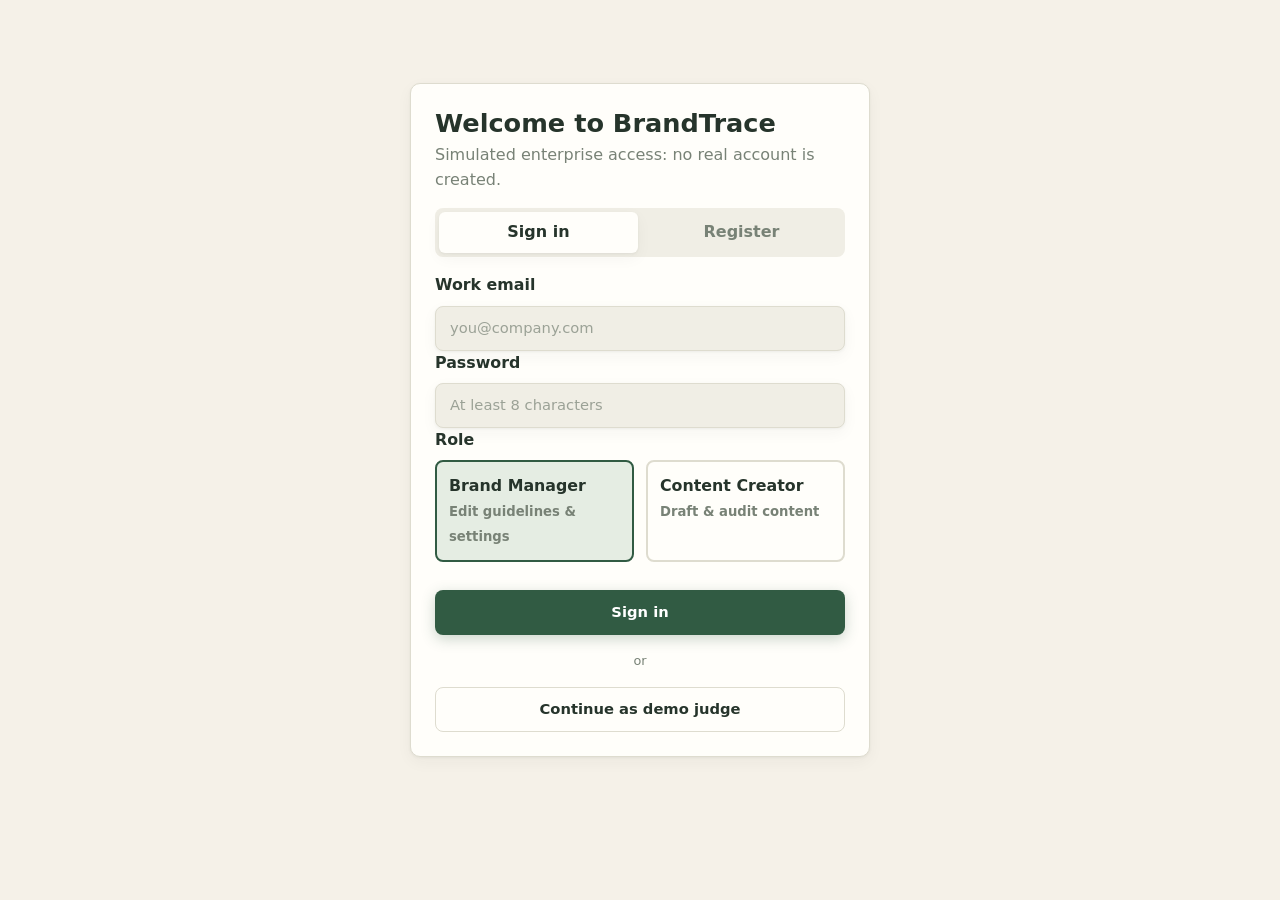
<file: frontend/settings.html>
<!DOCTYPE html>
<html lang="en">

<head>
  <script>
    document.documentElement.dataset.theme =
      localStorage.getItem("brandtrace.theme") ||
      (matchMedia("(prefers-color-scheme: dark)").matches ? "dark" : "light");
  </script>

  <meta charset="UTF-8">
  <meta name="viewport" content="width=device-width, initial-scale=1">

  <title>BrandTrace – Organization Settings &amp; Members</title>

  <link rel="stylesheet" href="css/variables.css">
  <link rel="stylesheet" href="css/main.css">
</head>

<body data-page="settings">
  <main class="container">

    <div class="page-head">
      <h1>Organization Settings &amp; Members</h1>
      <p>Manage your workspace profile, team roles, and authorized members.</p>
    </div>

    <div id="role-notice" class="notice" hidden style="margin-bottom: 16px; max-width: 900px">
      🔒 Only Brand Managers/Owners can modify settings and add members. You are viewing read-only.
    </div>

    <div class="layout-2col">

      <div class="settings-stack">

        <!-- Organization Profile Form -->
        <form id="settings-form" class="card" novalidate>
          <h2 style="margin-bottom: 16px">🏢 Organization profile</h2>

          <div class="field-row">
            <div class="form-group">
              <label for="org_name">Organization name</label>
              <input class="field" id="org_name" name="org_name" type="text">
            </div>

            <div class="form-group">
              <label for="industry">Industry</label>
              <select class="field" id="industry" name="industry">
                <option>Consumer Electronics</option>
                <option>Retail &amp; E-commerce</option>
                <option>Financial Services</option>
                <option>Healthcare</option>
                <option>Other</option>
              </select>
            </div>
          </div>

          <div class="field-row">
            <div class="form-group">
              <label for="website">Website</label>
              <input class="field" id="website" name="website" type="url" placeholder="https://">
            </div>

            <div class="form-group">
              <label for="contact">Governance contact</label>
              <input class="field" id="contact" name="contact" type="email">
            </div>
          </div>

          <div class="editor-actions" style="margin-top: 16px;">
            <button class="btn btn-primary" type="submit">💾 Save Organization</button>
          </div>
        </form>

        <!-- Organisation Members Card -->
        <section class="card">
          <div class="panel-title" style="margin-bottom: 16px;">
            <h2>👥 Organisation Members</h2>
            <span class="badge neutral" id="member-count-badge">0 members</span>
          </div>

          <div class="table-responsive" style="margin-bottom: 20px;">
            <table class="table" id="members-table">
              <thead>
                <tr>
                  <th>Name / Email</th>
                  <th>Role</th>
                  <th>Joined</th>
                </tr>
              </thead>
              <tbody id="members-tbody">
                <tr>
                  <td colspan="3" style="text-align: center; color: var(--muted); padding: 20px;">
                    Loading members from backend...
                  </td>
                </tr>
              </tbody>
            </table>
          </div>

          <!-- Add Member Form (Visible to Owners/Admins) -->
          <form id="add-member-form"
            style="background: var(--surface-alt); padding: 16px; border-radius: 8px; border: 1px solid var(--border);">
            <h3 style="margin-bottom: 8px; font-size: 0.95rem;">➕ Add Existing Registered User</h3>
            <div style="display: flex; gap: 8px; flex-wrap: wrap;">
              <input id="new-member-email" class="field" type="email" placeholder="colleague@company.com" required
                style="flex: 1; min-width: 220px;">
              <button class="btn btn-primary btn-sm" type="submit">Add Member</button>
            </div>
            <div id="member-error" class="error-msg" style="margin-top: 8px;" role="alert"></div>
          </form>
        </section>

        <!-- Team Preferences -->
        <section class="card">
          <h2 style="margin-bottom: 8px">⚙️ Team preferences</h2>

          <div class="switch-row">
            <div>
              Require manager approval for High severity
              <small>Creators cannot accept High issues without sign-off.</small>
            </div>
            <input class="toggle" type="checkbox" name="require_approval">
          </div>

          <div class="switch-row">
            <div>
              Show explanations by default
              <small>Display the “why it matters” section on every card.</small>
            </div>
            <input class="toggle" type="checkbox" name="show_explanations">
          </div>
        </section>

        <!-- Dynamic Compliance Activity Feed -->
        <div id="activity-feed-container"></div>

      </div>

      <!-- Sidebar -->
      <aside class="sticky-aside">
        <div class="card tip-card">
          <h3>💡 Tips</h3>
          <p>Only registered platform users can be added to your organisation by email address.</p>
        </div>

        <details class="acc" open>
          <summary>Member Access Levels</summary>
          <div class="acc-body">
            <strong>Owners/Admins</strong> can update settings and add members.
            <strong>Content Creators</strong> audit drafts and submit items for review.
          </div>
        </details>
      </aside>

    </div>
  </main>

  <script src="js/nav.js"></script>
  <script src="js/utils.js"></script>
  <script src="js/storage.js"></script>
  <script src="js/api.js"></script>
  <script src="js/settings.js"></script>
</body>

</html>
</file>
<file: frontend/css/variables.css>
/* =========================================
   BRANDTRACE — FOREST GREEN DESIGN SYSTEM
   ========================================= */

:root {
  /* Brand identity */
  --primary: #315B43;
  --primary-dark: #244633;
  --primary-soft: #E5EDE3;

  --accent: #769579;
  --accent-soft: #EDF2E9;
  --gold: #B58B55;

  /* Backgrounds */
  --bg: #F5F1E8;
  --surface: #FFFEFA;
  --surface-alt: #F0EEE5;
  --dark: #1D3025;

  /* Borders */
  --border: #DEDCCF;

  /* Typography */
  --text: #26342B;
  --muted: #788276;

  /* Semantic colours */
  --danger: #C6534D;
  --danger-soft: #F8E8E5;

  --warning: #AD7835;
  --warning-soft: #F7EEDC;

  --info: #527D91;
  --info-soft: #E6EFF1;

  --success: #397A55;
  --success-soft: #E4EFE5;

  /* Typography */
  --font: "Inter", system-ui, -apple-system,
          "Segoe UI", Roboto, sans-serif;

  --mono: ui-monospace, "SF Mono", Menlo,
          Consolas, monospace;

  /* Shape */
  --radius: 10px;

  /* Spacing */
  --space-1: 4px;
  --space-2: 8px;
  --space-3: 12px;
  --space-4: 16px;
  --space-5: 24px;
  --space-6: 32px;

  /* Shadows */
  --shadow:
    0 1px 3px rgba(38, 52, 43, .055),
    0 5px 16px rgba(38, 52, 43, .045);
}


/* =========================================
   DARK THEME
   ========================================= */

[data-theme="dark"] {
  /* Brand identity */
  --primary: #426D50;
  --primary-dark: #31563D;
  --primary-soft: #26382B;

  --accent: #A5C5A4;
  --accent-soft: #28392C;
  --gold: #D6B47C;

  /* Backgrounds */
  --bg: #101A15;
  --surface: #18241C;
  --surface-alt: #202E24;
  --dark: #0B120E;

  /* Borders */
  --border: #304035;

  /* Typography */
  --text: #E8EDE6;
  --muted: #A6B2A5;

  /* Semantic colours */
  --danger: #EF8580;
  --danger-soft: #3B2422;

  --warning: #E5B76C;
  --warning-soft: #3B3020;

  --info: #83B5C7;
  --info-soft: #20343C;

  --success: #85C99A;
  --success-soft: #20382A;

  /* Shadows */
  --shadow:
    0 2px 8px rgba(0, 0, 0, .24),
    0 6px 18px rgba(0, 0, 0, .12);
}
</file>
<file: frontend/css/main.css>
/* BrandTrace CSS entry point. Import order is intentional. */
@import url("./variables.css");
@import url("./components/01-workbench-and-analysis.css");
@import url("./components/02-dashboard-refinements.css");
@import url("./layout/03-app-shell-and-navigation.css");
@import url("./components/04-shared-page-components.css");
@import url("./pages/05-page-refinements.css");
@import url("./pages/06-landing-page.css");
@import url("./overrides/07-responsive-overrides.css");
@import url("./components/08-motion-and-interactions.css");
@import url("./pages/09-drawer-and-landing-visuals.css");
@import url("./pages/10-landing-widget-polish.css");
@import url("./components/11-global-foundations-and-controls.css");
@import url("./components/12-guidlines-form-section.css");
</file>
<file: frontend/css/components/02-rewriter.css>
/* 02-rewriter.css: Smart Rewrites drawer (Feature 2). Reuses tokens from variables.css. */

/* ---- Drawer shell ---- */
.rewrite-scrim{position:fixed;inset:0;background:rgba(0,0,0,.35);z-index:40}
.rewrite-scrim[hidden]{display:none}

.rewrite-drawer{
  position:fixed;top:0;right:0;z-index:50;
  width:min(440px,100vw);height:100vh;height:100dvh;
  display:flex;flex-direction:column;
  background:var(--surface);border-left:1px solid var(--border);box-shadow:var(--shadow);
  transform:translateX(100%);visibility:hidden;
  transition:transform .25s ease,visibility 0s linear .25s;
}
.rewrite-drawer.is-open{transform:none;visibility:visible;transition:transform .25s ease}
@media (prefers-reduced-motion:reduce){
  .rewrite-drawer,.rewrite-drawer.is-open{transition:none}
}

.rewrite-drawer-head{display:flex;justify-content:space-between;align-items:center;gap:var(--space-3);padding:var(--space-4);border-bottom:1px solid var(--border)}
.rewrite-drawer-head h2{margin:0;font-size:1.1rem}
.rewrite-drawer-body{flex:1;overflow-y:auto;padding:var(--space-4)}
#rewrite-summary{margin-bottom:var(--space-3)}

/* ---- Diff cards ---- */
.rw-card{border:1px solid var(--border);border-left:5px solid var(--muted);border-radius:var(--radius);padding:var(--space-4);background:var(--surface)}
.rw-card.is-approved{border-left-color:var(--success)}
.rw-card.is-rejected{opacity:.6}
.rw-card.is-stale{border-left-color:var(--warning)}
.rw-range{font-size:.8rem;color:var(--muted)}

.rw-diff .label:first-child{margin-top:0}
.rw-del,.rw-ins{display:block;border-radius:6px;padding:8px 12px;font-size:.9rem;text-decoration:none;white-space:pre-wrap;overflow-wrap:anywhere}
.rw-del{background:var(--danger-soft);color:var(--danger);text-decoration:line-through;font-family:var(--mono)}
.rw-ins{background:var(--success-soft);color:var(--success);border:1px solid var(--border)}
.rw-card.is-approved .rw-del{opacity:.6}
.rw-note{margin:var(--space-3) 0 0;font-size:.85rem;color:var(--muted)}

/* ---- Status badges ---- */
.rw-state-pending{background:var(--surface-alt);color:var(--muted);border:1px solid var(--border)}
.rw-state-approved{background:var(--success-soft);color:var(--success)}
.rw-state-rejected{background:var(--danger-soft);color:var(--danger)}
.rw-state-stale{background:var(--warning-soft);color:var(--warning)}

/* ---- Selection checkbox added to audit cards ---- */
.rw-pick{display:inline-flex;align-items:center;gap:6px;margin-left:auto;font-size:.8rem;color:var(--muted);cursor:pointer}
.rw-pick input{accent-color:var(--primary);cursor:pointer}

/* ---- Page-level buttons ---- */
#rewrite-reopen[hidden]{display:none}
</file>
